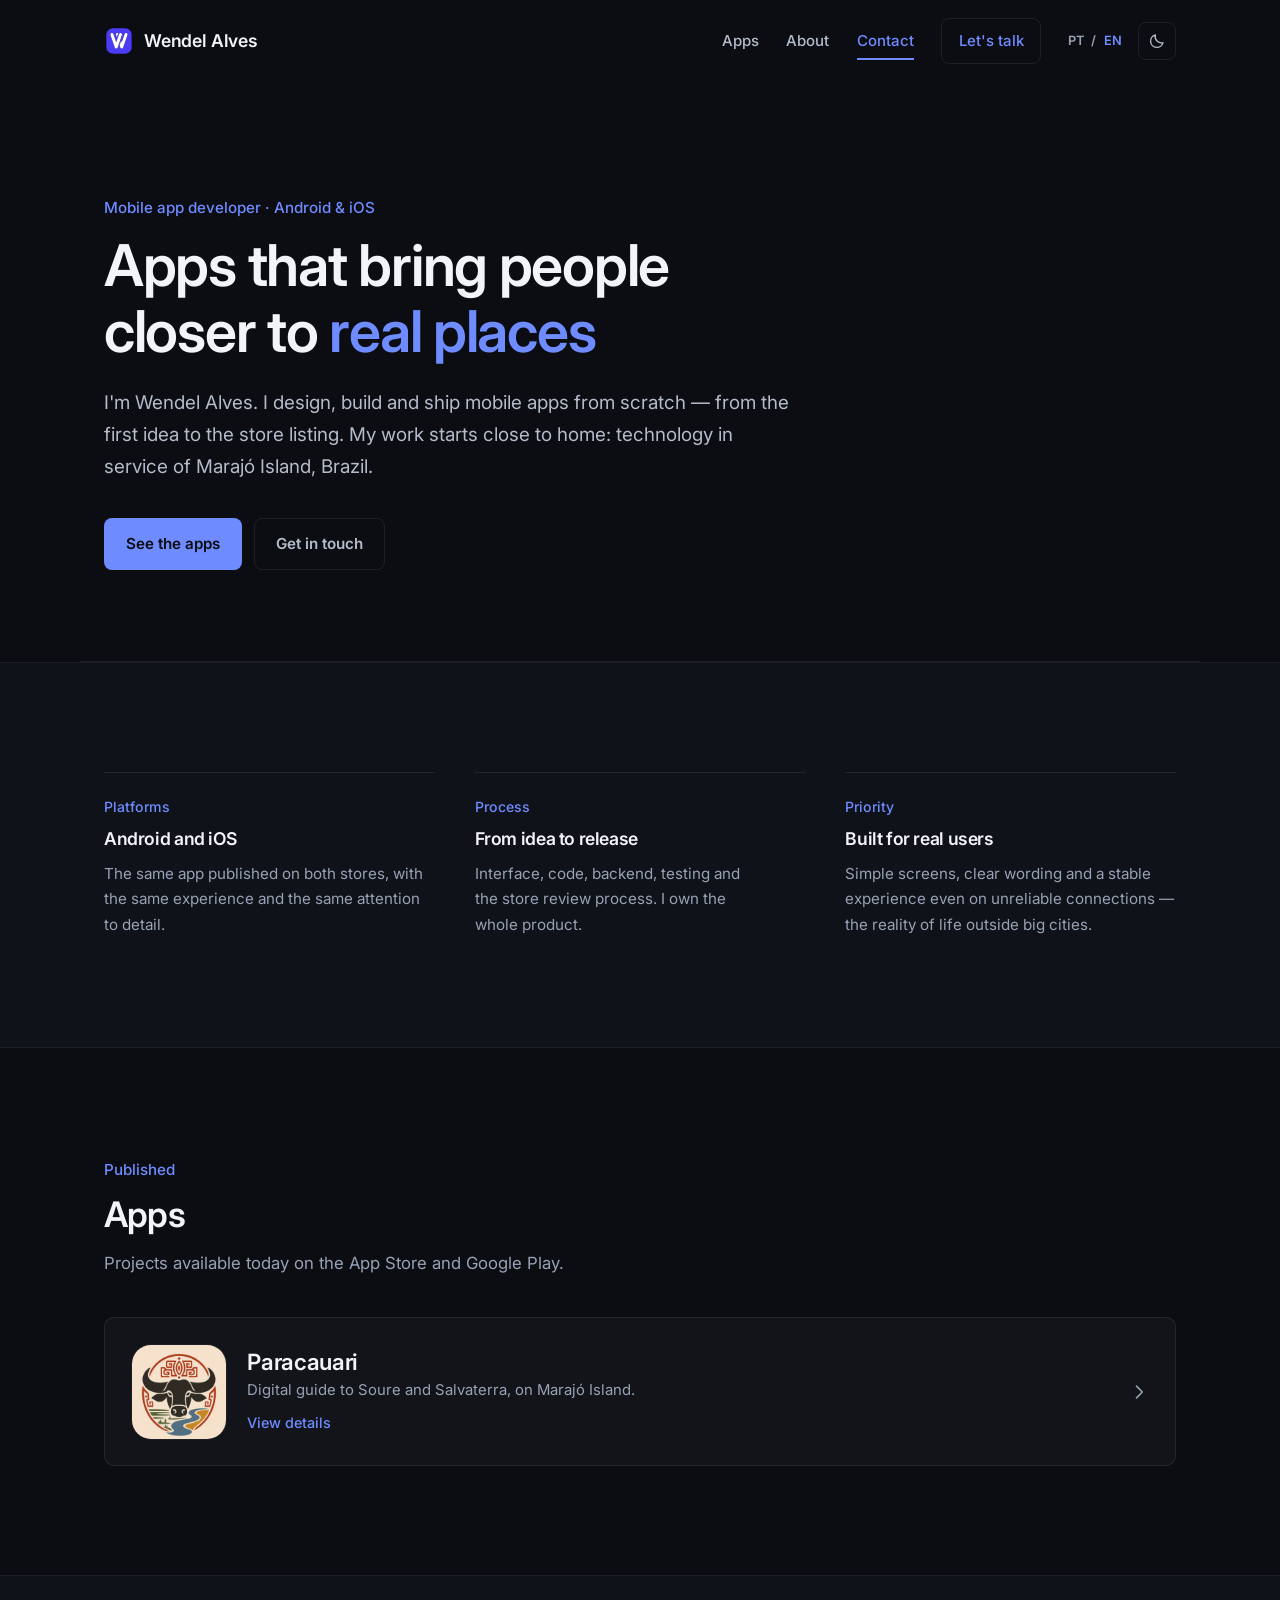
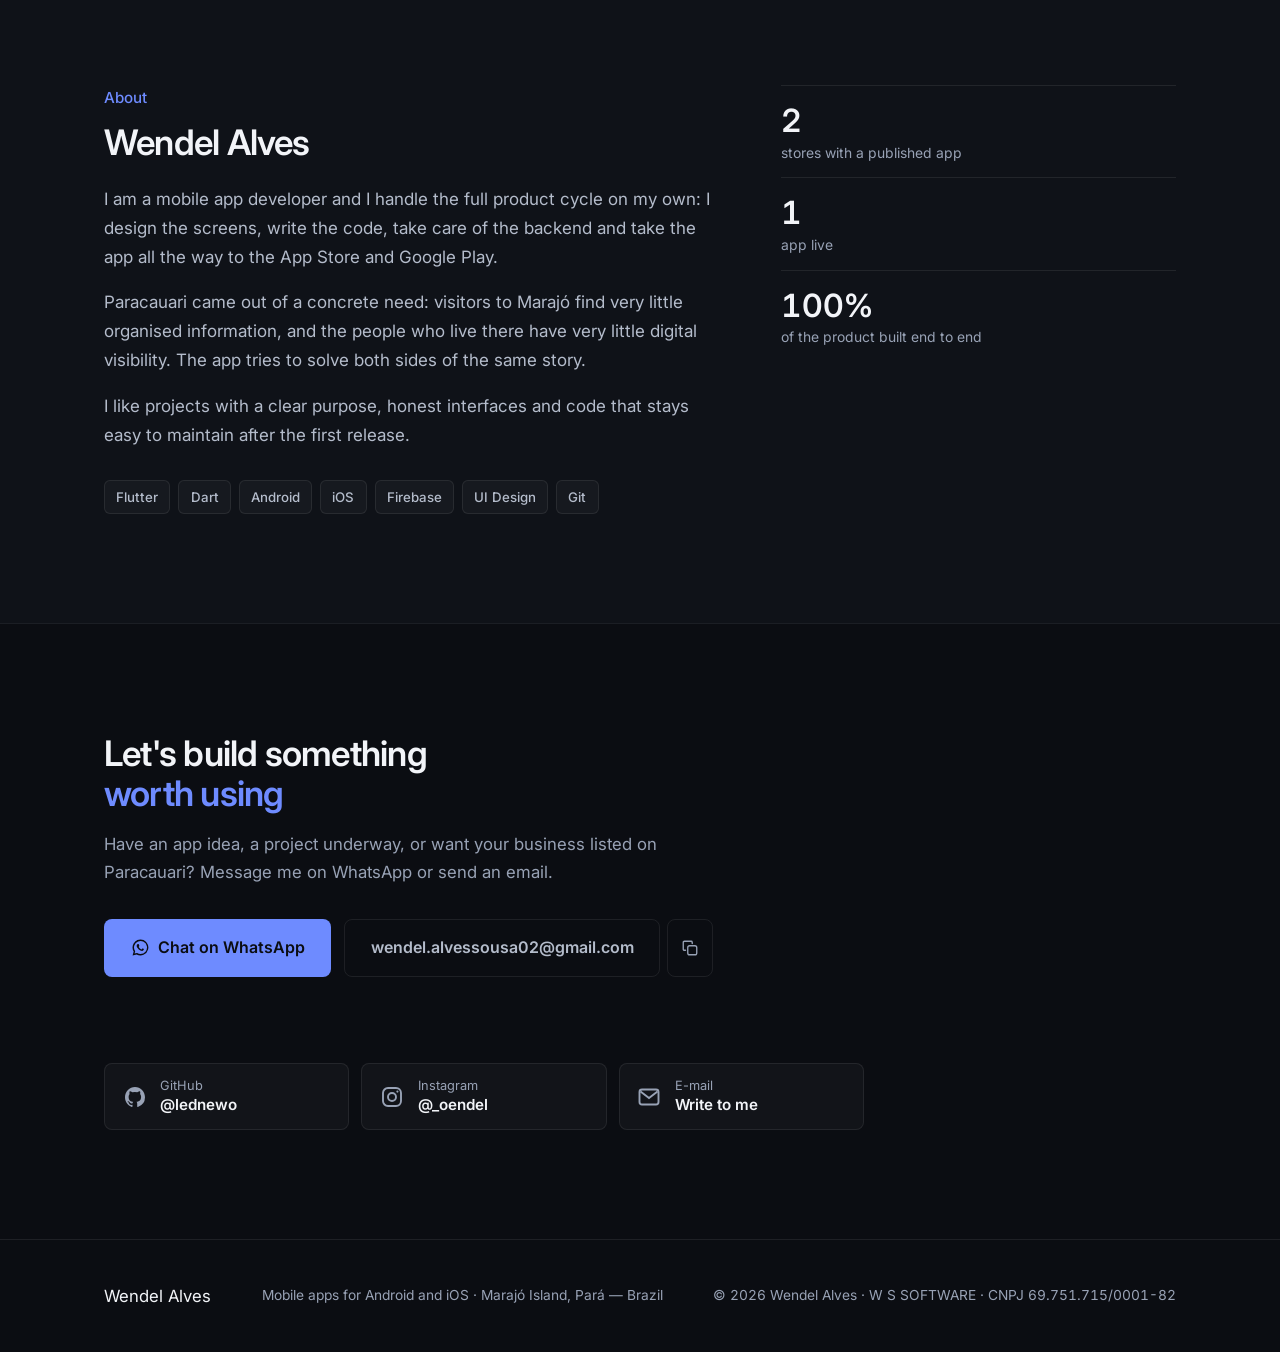
<file: index.html>
<!DOCTYPE html>
<html lang="pt-BR">

<head>
  <meta charset="UTF-8">
  <meta name="viewport" content="width=device-width, initial-scale=1">
  <title>Wendel Alves — Desenvolvedor de Aplicativos</title>
  <meta name="description"
    content="Wendel Alves — desenvolvedor de aplicativos móveis para Android e iOS. Criador do Paracauari, o guia digital da Ilha de Marajó.">
  <meta name="author" content="Wendel Alves">
  <meta name="color-scheme" content="dark light">
  <meta name="theme-color" content="#0B0D12">

  <meta property="og:type" content="website">
  <meta property="og:title" content="Wendel Alves — Desenvolvedor de Aplicativos">
  <meta property="og:description"
    content="Aplicativos móveis para Android e iOS. Criador do Paracauari, o guia digital da Ilha de Marajó.">
  <meta property="og:url" content="https://wendelalves.com/">
  <meta property="og:site_name" content="Wendel Alves">
  <meta property="og:image" content="https://wendelalves.com/assets/img/og-wendelalves.png">
  <meta property="og:image:width" content="1200">
  <meta property="og:image:height" content="630">
  <meta property="og:image:alt" content="Wendel Alves — Desenvolvedor de aplicativos Android e iOS">
  <meta name="twitter:card" content="summary_large_image">
  <meta name="twitter:image" content="https://wendelalves.com/assets/img/og-wendelalves.png">

  <link rel="icon" href="assets/img/favicon.png" type="image/png">
  <link rel="apple-touch-icon" href="assets/img/apple-touch-icon.png">

  <link rel="preconnect" href="https://fonts.googleapis.com">
  <link rel="preconnect" href="https://fonts.gstatic.com" crossorigin>
  <link
    href="https://fonts.googleapis.com/css2?family=Inter:wght@400;500;600&display=swap"
    rel="stylesheet">

  <!-- CSS em camadas ITCSS: a ordem dos links é a ordem da cascata -->
  <link rel="stylesheet" href="assets/css/1-settings/tokens.css">
  <link rel="stylesheet" href="assets/css/2-generic/reset.css">
  <link rel="stylesheet" href="assets/css/3-elements/base.css">
  <link rel="stylesheet" href="assets/css/4-layout/layout.css">
  <link rel="stylesheet" href="assets/css/5-components/controls.css">
  <link rel="stylesheet" href="assets/css/5-components/content.css">
  <link rel="stylesheet" href="assets/css/6-utilities/motion.css">

  <script>
    // Aplica a escolha antes da primeira pintura. Sem escolha, sempre escuro.
    var theme = 'dark';
    try {
      var savedTheme = localStorage.getItem('theme');
      if (savedTheme === 'light' || savedTheme === 'dark') theme = savedTheme;
    } catch (e) { }
    document.documentElement.dataset.theme = theme;
    document.querySelector('meta[name="theme-color"]').content = theme === 'light' ? '#FAFAFB' : '#0B0D12';
  </script>
</head>

<body data-doc-title="doc.title" data-doc-desc="doc.desc">

  <a class="skip-link" href="#conteudo" data-i18n="skip">Ir para o conteúdo</a>

  <header class="site-header" id="header">
    <div class="wrap header-inner">
      <a class="brand" href="#inicio">
        <img class="brand-mark" src="assets/img/ws-symbol-small-color.svg" alt="" width="30" height="30">
        <span class="brand-text" translate="no">Wendel Alves</span>
      </a>

      <nav class="nav" id="nav" aria-label="Principal">
        <a href="#apps" data-i18n="nav.apps">Aplicativos</a>
        <a href="#sobre" data-i18n="nav.about">Sobre</a>
        <a href="#contato" data-i18n="nav.contact">Contato</a>
        <a class="btn btn-sm nav-cta" href="#contato" data-i18n="nav.cta">Vamos
          conversar</a>
      </nav>

      <div class="header-tools">
        <div class="lang-switch" role="group" aria-label="Idioma / Language">
          <button type="button" data-lang="pt" class="is-active" aria-pressed="true" translate="no">PT</button>
          <span aria-hidden="true">/</span>
          <button type="button" data-lang="en" aria-pressed="false" translate="no">EN</button>
        </div>
        <button class="theme-toggle" id="themeToggle" type="button" aria-label="Alternar tema claro e escuro"
          aria-pressed="true">
          <svg class="icon-sun" viewBox="0 0 24 24" fill="none" stroke="currentColor" stroke-width="1.8"
            stroke-linecap="round" aria-hidden="true">
            <circle cx="12" cy="12" r="4.2" />
            <path
              d="M12 2.6v2.2M12 19.2v2.2M2.6 12h2.2M19.2 12h2.2M5.4 5.4l1.6 1.6M17 17l1.6 1.6M18.6 5.4 17 7M7 17l-1.6 1.6" />
          </svg>
          <svg class="icon-moon" viewBox="0 0 24 24" fill="none" stroke="currentColor" stroke-width="1.8"
            stroke-linecap="round" stroke-linejoin="round" aria-hidden="true">
            <path d="M20 14.2A8.4 8.4 0 0 1 9.8 4 8.4 8.4 0 1 0 20 14.2z" />
          </svg>
        </button>
        <button class="menu-toggle" id="menuToggle" aria-expanded="false" aria-controls="nav" aria-label="Menu">
          <span></span><span></span><span></span>
        </button>
      </div>
    </div>
  </header>

  <main id="conteudo" tabindex="-1">

    <!-- HERO -->
    <section class="hero" id="inicio">
      <div class="wrap hero-inner">
        <p class="eyebrow" data-i18n="hero.eyebrow">Desenvolvedor de aplicativos · Android &amp; iOS</p>
        <h1 class="hero-title" data-i18n-html="hero.title">Aplicativos que aproximam<br> pessoas de <em>lugares
            reais</em></h1>
        <p class="lead" data-i18n="hero.lead">Sou Wendel Alves. Projeto, desenvolvo e publico aplicativos móveis do zero
          — da primeira ideia até a loja. Meu trabalho começa perto de casa: tecnologia a serviço da Ilha de Marajó.</p>
        <div class="hero-actions">
          <a class="btn btn-solid" href="#apps" data-i18n="hero.cta1">Ver aplicativos</a>
          <a class="btn btn-ghost" href="#contato" data-i18n="hero.cta2">Entrar em contato</a>
        </div>
      </div>
    </section>

    <!-- DIFERENCIAIS -->
    <section class="section section-tint" id="valores">
      <div class="wrap">
        <div class="cards">
          <article class="card">
            <span class="card-label" data-i18n="v1.k">Plataformas</span>
            <h3 data-i18n="v1.t">Android e iOS</h3>
            <p data-i18n="v1.d">Um mesmo aplicativo publicado nas duas lojas, com a mesma experiência e o mesmo cuidado
              nos detalhes.</p>
          </article>
          <article class="card">
            <span class="card-label" data-i18n="v2.k">Processo</span>
            <h3 data-i18n="v2.t">Da ideia à publicação</h3>
            <p data-i18n="v2.d">Interface, código, backend, testes e o processo de aprovação nas lojas. Acompanho o
              produto inteiro.</p>
          </article>
          <article class="card">
            <span class="card-label" data-i18n="v3.k">Prioridade</span>
            <h3 data-i18n="v3.t">Feito para quem usa</h3>
            <p data-i18n="v3.d">Telas simples, textos claros e funcionamento estável mesmo com internet instável —
              realidade de quem vive no interior.</p>
          </article>
        </div>
      </div>
    </section>

    <!-- APPS -->
    <section class="section" id="apps">
      <div class="wrap">
        <header class="section-head">
          <p class="eyebrow" data-i18n="apps.eyebrow">Publicados</p>
          <h2 data-i18n="apps.title">Aplicativos</h2>
          <p class="section-sub" data-i18n="apps.sub">Projetos disponíveis hoje na App Store e no Google Play.</p>
        </header>

        <div class="app-list">
          <a class="app-card" href="paracauari.html">
            <img class="app-card-icon" src="assets/img/paracauari-512.png"
              alt="Ícone do aplicativo Paracauari: um búfalo marajoara sobre campo, rio e grafismos" width="512"
              height="512" loading="lazy" decoding="async">
            <span class="app-card-body">
              <span class="app-card-name" translate="no">Paracauari</span>
              <span class="app-card-desc" data-i18n="app1.short">Guia digital de Soure e Salvaterra, na Ilha de
                Marajó.</span>
              <span class="app-card-more" data-i18n="apps.more">Ver detalhes</span>
            </span>
            <svg class="app-card-arrow" viewBox="0 0 24 24" fill="none" stroke="currentColor" stroke-width="1.9"
              stroke-linecap="round" stroke-linejoin="round" aria-hidden="true">
              <path d="M9 5l7 7-7 7" />
            </svg>
          </a>
        </div>
      </div>
    </section>

    <!-- SOBRE -->
    <section class="section section-tint" id="sobre">
      <div class="wrap about">
        <div class="about-text">
          <p class="eyebrow" data-i18n="about.eyebrow">Sobre</p>
          <h2 data-i18n="about.title" translate="no">Wendel Alves</h2>
          <p data-i18n="about.p1">Sou desenvolvedor de aplicativos móveis e trabalho sozinho no ciclo completo de um
            produto: desenho as telas, escrevo o código, cuido do backend e levo o app até a App Store e o Google Play.
          </p>
          <p data-i18n="about.p2">O Paracauari nasceu de uma necessidade concreta: quem visita o Marajó tem pouca
            informação organizada, e quem vive lá tem pouca visibilidade digital. O aplicativo tenta resolver os dois
            lados da mesma história.</p>
          <p data-i18n="about.p3">Gosto de projetos com propósito claro, interface honesta e código que continua fácil
            de manter depois da primeira versão.</p>
          <ul class="chips" aria-label="Tecnologias" data-i18n-label="tech.label">
            <li translate="no">Flutter</li>
            <li translate="no">Dart</li>
            <li translate="no">Android</li>
            <li translate="no">iOS</li>
            <li translate="no">Firebase</li>
            <li>UI Design</li>
            <li translate="no">Git</li>
          </ul>
        </div>
        <aside class="about-side">
          <div class="stat"><strong>2</strong><span data-i18n="stat.stores">lojas com app publicado</span></div>
          <div class="stat"><strong>1</strong><span data-i18n="stat.apps">aplicativo no ar</span></div>
          <div class="stat"><strong>100%</strong><span data-i18n="stat.solo">do produto feito ponta a ponta</span></div>
        </aside>
      </div>
    </section>

    <!-- CONTATO -->
    <section class="section contact" id="contato">
      <div class="wrap">
        <div class="contact-head">
          <h2 data-i18n-html="contact.title">Vamos construir algo que<br><em>vale a pena usar</em></h2>
          <p class="section-sub" data-i18n="contact.sub">Tem uma ideia de aplicativo, um projeto em andamento ou quer
            cadastrar seu negócio no Paracauari? Me chame no WhatsApp ou mande um e-mail.</p>

          <div class="contact-actions">
            <a class="btn btn-solid btn-lg" href="https://wa.me/5591986335693" target="_blank" rel="noopener">
              <svg viewBox="0 0 24 24" fill="currentColor" aria-hidden="true" width="19" height="19">
                <path
                  d="M12 2a10 10 0 0 0-8.6 15.1L2 22l5-1.3A10 10 0 1 0 12 2zm0 18.2a8.2 8.2 0 0 1-4.2-1.2l-.3-.2-3 .8.8-2.9-.2-.3A8.2 8.2 0 1 1 12 20.2zm4.5-6.1c-.2-.1-1.4-.7-1.7-.8-.2-.1-.4-.1-.5.1l-.7.9c-.1.2-.3.2-.5.1a6.7 6.7 0 0 1-3.3-2.9c-.1-.2 0-.4.1-.5l.4-.5.2-.4v-.4l-.7-1.7c-.2-.4-.4-.4-.5-.4h-.5a1 1 0 0 0-.7.3c-.3.3-.9.9-.9 2.1s.9 2.5 1.1 2.6a9.4 9.4 0 0 0 3.6 3.2c1.3.5 1.8.6 2.4.5.4 0 1.4-.6 1.6-1.1.2-.6.2-1 .1-1.1z" />
              </svg>
              <span data-i18n="contact.whatsapp">Conversar no WhatsApp</span>
            </a>

            <span class="email-action">
              <a class="btn btn-ghost btn-lg email-address"
                href="mailto:wendel.alvessousa02@gmail.com">wendel.alvessousa02@gmail.com</a>
              <button class="copy-btn" type="button" data-copy="wendel.alvessousa02@gmail.com"
                aria-label="Copiar endereço de e-mail">
                <svg class="icon-copy" viewBox="0 0 24 24" fill="none" stroke="currentColor" stroke-width="1.8"
                  stroke-linecap="round" stroke-linejoin="round" aria-hidden="true">
                  <rect x="9" y="9" width="12" height="12" rx="2.5" />
                  <path d="M6 15H4.5A1.5 1.5 0 0 1 3 13.5v-9A1.5 1.5 0 0 1 4.5 3h9A1.5 1.5 0 0 1 15 4.5V6" />
                </svg>
                <svg class="icon-check" viewBox="0 0 24 24" fill="none" stroke="currentColor" stroke-width="2.1"
                  stroke-linecap="round" stroke-linejoin="round" aria-hidden="true">
                  <path d="M4.5 12.5 9.5 17.5 19.5 7" />
                </svg>
              </button>
            </span>
          </div>

          <p class="copy-status" id="copyStatus" role="status" aria-live="polite"></p>
        </div>

        <div class="socials">
          <a class="social" href="https://github.com/lednewo" target="_blank" rel="noopener">
            <svg viewBox="0 0 24 24" fill="currentColor" aria-hidden="true">
              <path
                d="M12 2C6.5 2 2 6.6 2 12.3c0 4.5 2.9 8.3 6.8 9.7.5.1.7-.2.7-.5v-1.7c-2.8.6-3.4-1.4-3.4-1.4-.4-1.2-1.1-1.5-1.1-1.5-.9-.6.1-.6.1-.6 1 .1 1.5 1 1.5 1 .9 1.6 2.4 1.1 3 .9.1-.7.4-1.1.6-1.4-2.2-.3-4.6-1.2-4.6-5.1 0-1.1.4-2 1-2.7-.1-.3-.4-1.3.1-2.7 0 0 .8-.3 2.7 1a9 9 0 0 1 4.9 0c1.9-1.3 2.7-1 2.7-1 .5 1.4.2 2.4.1 2.7.6.7 1 1.6 1 2.7 0 3.9-2.3 4.8-4.6 5 .4.3.7.9.7 1.9v2.8c0 .3.2.6.7.5A10.2 10.2 0 0 0 22 12.3C22 6.6 17.5 2 12 2z" />
            </svg>
            <span class="social-label">
              <small translate="no">GitHub</small>
              <span translate="no">@lednewo</span>
            </span>
          </a>
          <a class="social" href="https://www.instagram.com/_oendel/" target="_blank" rel="noopener">
            <svg viewBox="0 0 24 24" fill="none" stroke="currentColor" stroke-width="1.9" aria-hidden="true">
              <rect x="3" y="3" width="18" height="18" rx="5" />
              <circle cx="12" cy="12" r="4" />
              <circle cx="17.4" cy="6.6" r="1.1" fill="currentColor" stroke="none" />
            </svg>
            <span class="social-label">
              <small translate="no">Instagram</small>
              <span translate="no">@_oendel</span>
            </span>
          </a>
          <a class="social" href="mailto:wendel.alvessousa02@gmail.com">
            <svg viewBox="0 0 24 24" fill="none" stroke="currentColor" stroke-width="1.9" aria-hidden="true">
              <rect x="2.5" y="4.5" width="19" height="15" rx="2.5" />
              <path d="m3.5 6.5 8.5 6.5 8.5-6.5" />
            </svg>
            <span class="social-label">
              <small>E-mail</small>
              <span data-i18n="contact.mailme">Fale comigo</span>
            </span>
          </a>
        </div>
      </div>
    </section>

  </main>

  <footer class="site-footer">
    <div class="wrap footer-inner">
      <p class="footer-brand" translate="no">Wendel Alves</p>
      <p class="footer-note" data-i18n="footer.note">Aplicativos móveis para Android e iOS · Ilha de Marajó, Pará —
        Brasil</p>
      <p class="footer-copy">© <span id="year">2026</span> Wendel Alves · <span translate="no">W S SOFTWARE · CNPJ 69.751.715/0001-82</span></p>
    </div>
  </footer>

  <!-- Scripts: cada arquivo só define seu módulo; main.js inicializa, por último -->

  <script src="assets/js/i18n/dictionary.js" defer></script>
  <script src="assets/js/i18n/translator.js" defer></script>
  <script src="assets/js/modules/theme.js" defer></script>
  <script src="assets/js/modules/navigation.js" defer></script>
  <script src="assets/js/modules/clipboard.js" defer></script>
  <script src="assets/js/modules/year.js" defer></script>
  <script src="assets/js/main.js" defer></script>
</body>

</html>
</file>
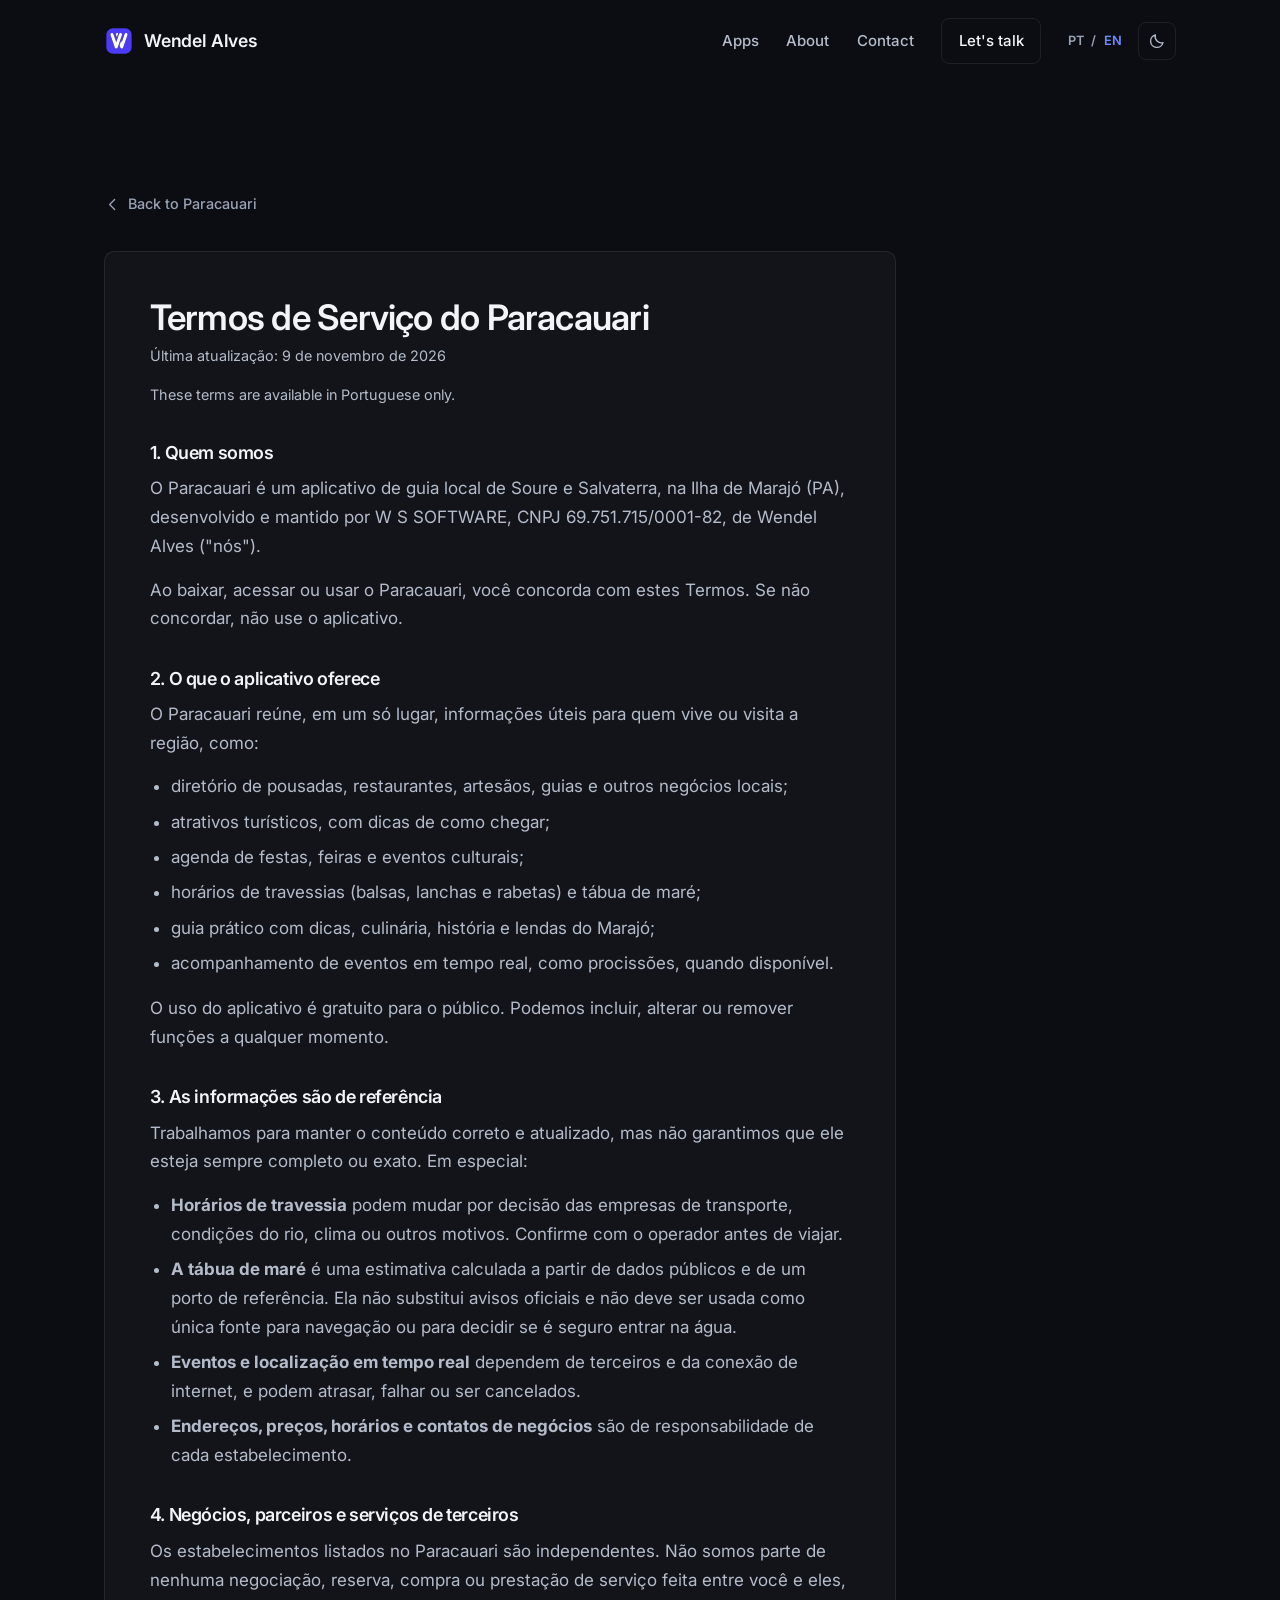
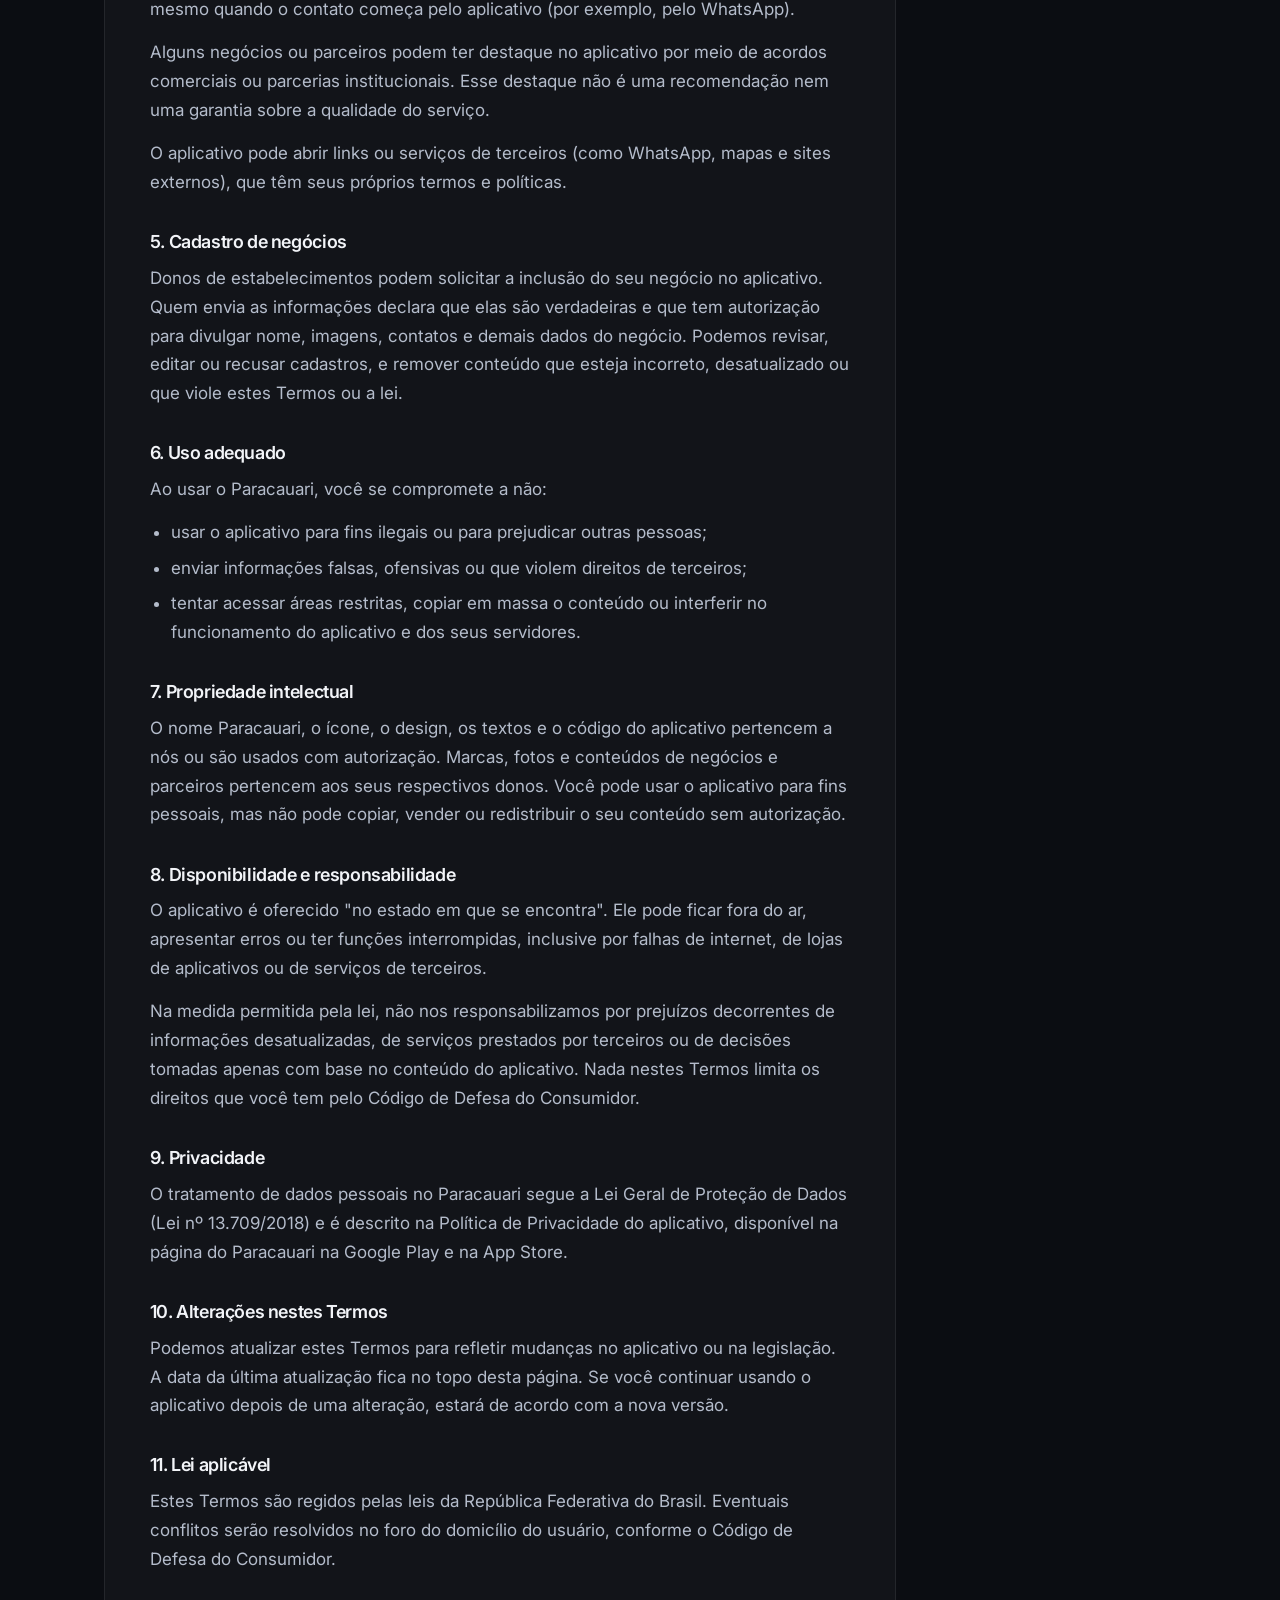
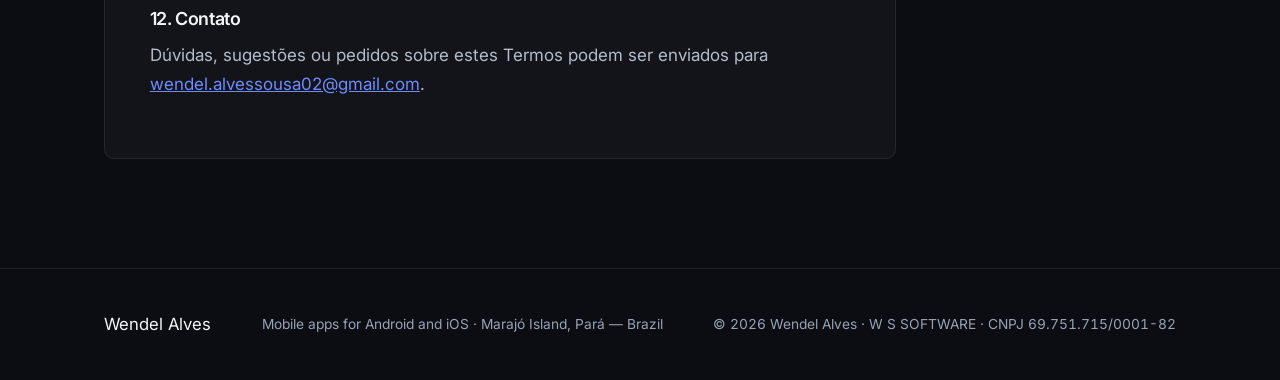
<file: paracauari-termos.html>
<!DOCTYPE html>
<html lang="pt-BR">

<head>
  <meta charset="UTF-8">
  <meta name="viewport" content="width=device-width, initial-scale=1">
  <title>Termos de Serviço — Paracauari · Wendel Alves</title>
  <meta name="description"
    content="Termos de Serviço do aplicativo Paracauari, guia digital de Soure e Salvaterra, na Ilha de Marajó.">
  <meta name="author" content="Wendel Alves">
  <meta name="color-scheme" content="dark light">
  <meta name="theme-color" content="#0B0D12">

  <meta property="og:type" content="website">
  <meta property="og:title" content="Termos de Serviço — Paracauari">
  <meta property="og:description"
    content="Termos de Serviço do aplicativo Paracauari.">
  <!-- Página de app: a prévia do link é sempre o ícone do app.
       Ícone quadrado pede card "summary"; o "large" corta as bordas. -->
  <meta property="og:url" content="https://wendelalves.com/paracauari-termos.html">
  <meta property="og:site_name" content="Wendel Alves">
  <meta property="og:image" content="https://wendelalves.com/assets/img/paracauari-512.png">
  <meta property="og:image:width" content="512">
  <meta property="og:image:height" content="512">
  <meta property="og:image:alt" content="Ícone do aplicativo Paracauari">
  <meta name="twitter:card" content="summary">
  <meta name="twitter:image" content="https://wendelalves.com/assets/img/paracauari-512.png">

  <link rel="icon" href="assets/img/favicon.png" type="image/png">
  <link rel="apple-touch-icon" href="assets/img/apple-touch-icon.png">

  <link rel="preconnect" href="https://fonts.googleapis.com">
  <link rel="preconnect" href="https://fonts.gstatic.com" crossorigin>
  <link
    href="https://fonts.googleapis.com/css2?family=Inter:wght@400;500;600&display=swap"
    rel="stylesheet">

  <!-- CSS em camadas ITCSS: a ordem dos links é a ordem da cascata -->
  <link rel="stylesheet" href="assets/css/1-settings/tokens.css">
  <link rel="stylesheet" href="assets/css/2-generic/reset.css">
  <link rel="stylesheet" href="assets/css/3-elements/base.css">
  <link rel="stylesheet" href="assets/css/4-layout/layout.css">
  <link rel="stylesheet" href="assets/css/5-components/controls.css">
  <link rel="stylesheet" href="assets/css/5-components/content.css">
  <link rel="stylesheet" href="assets/css/6-utilities/motion.css">

  <script>
    // Aplica a escolha antes da primeira pintura. Sem escolha, sempre escuro.
    var theme = 'dark';
    try {
      var savedTheme = localStorage.getItem('theme');
      if (savedTheme === 'light' || savedTheme === 'dark') theme = savedTheme;
    } catch (e) { }
    document.documentElement.dataset.theme = theme;
    document.querySelector('meta[name="theme-color"]').content = theme === 'light' ? '#FAFAFB' : '#0B0D12';
  </script>
</head>

<body data-doc-title="terms.doc.title" data-doc-desc="terms.doc.desc">

  <a class="skip-link" href="#conteudo" data-i18n="skip">Ir para o conteúdo</a>

  <header class="site-header" id="header">
    <div class="wrap header-inner">
      <a class="brand" href="index.html#inicio">
        <img class="brand-mark" src="assets/img/ws-symbol-small-color.svg" alt="" width="30" height="30">
        <span class="brand-text" translate="no">Wendel Alves</span>
      </a>

      <nav class="nav" id="nav" aria-label="Principal">
        <a href="index.html#apps" data-i18n="nav.apps">Aplicativos</a>
        <a href="index.html#sobre" data-i18n="nav.about">Sobre</a>
        <a href="index.html#contato" data-i18n="nav.contact">Contato</a>
        <a class="btn btn-sm nav-cta" href="index.html#contato" data-i18n="nav.cta">Vamos
          conversar</a>
      </nav>

      <div class="header-tools">
        <div class="lang-switch" role="group" aria-label="Idioma / Language">
          <button type="button" data-lang="pt" class="is-active" aria-pressed="true" translate="no">PT</button>
          <span aria-hidden="true">/</span>
          <button type="button" data-lang="en" aria-pressed="false" translate="no">EN</button>
        </div>
        <button class="theme-toggle" id="themeToggle" type="button" aria-label="Alternar tema claro e escuro"
          aria-pressed="true">
          <svg class="icon-sun" viewBox="0 0 24 24" fill="none" stroke="currentColor" stroke-width="1.8"
            stroke-linecap="round" aria-hidden="true">
            <circle cx="12" cy="12" r="4.2" />
            <path
              d="M12 2.6v2.2M12 19.2v2.2M2.6 12h2.2M19.2 12h2.2M5.4 5.4l1.6 1.6M17 17l1.6 1.6M18.6 5.4 17 7M7 17l-1.6 1.6" />
          </svg>
          <svg class="icon-moon" viewBox="0 0 24 24" fill="none" stroke="currentColor" stroke-width="1.8"
            stroke-linecap="round" stroke-linejoin="round" aria-hidden="true">
            <path d="M20 14.2A8.4 8.4 0 0 1 9.8 4 8.4 8.4 0 1 0 20 14.2z" />
          </svg>
        </button>
        <button class="menu-toggle" id="menuToggle" aria-expanded="false" aria-controls="nav" aria-label="Menu">
          <span></span><span></span><span></span>
        </button>
      </div>
    </div>
  </header>

  <main id="conteudo" tabindex="-1">

    <section class="section">
      <div class="wrap">

        <a class="back-link" href="paracauari.html">
          <svg viewBox="0 0 24 24" fill="none" stroke="currentColor" stroke-width="1.9" stroke-linecap="round"
            stroke-linejoin="round" aria-hidden="true">
            <path d="M15 5l-7 7 7 7" />
          </svg>
          <span data-i18n="terms.back">Voltar ao Paracauari</span>
        </a>

        <article class="legal" lang="pt-BR">
          <h1>Termos de Serviço do Paracauari</h1>
          <p class="legal-meta">Última atualização: 9 de novembro de 2026</p>
          <p class="legal-meta" data-i18n="terms.langnote"></p>

          <h2>1. Quem somos</h2>
          <p>O Paracauari é um aplicativo de guia local de Soure e Salvaterra, na Ilha de Marajó (PA), desenvolvido e
            mantido por W S SOFTWARE, CNPJ 69.751.715/0001-82, de Wendel Alves ("nós").</p>
          <p>Ao baixar, acessar ou usar o Paracauari, você concorda com estes Termos. Se não concordar, não use o
            aplicativo.</p>

          <h2>2. O que o aplicativo oferece</h2>
          <p>O Paracauari reúne, em um só lugar, informações úteis para quem vive ou visita a região, como:</p>
          <ul>
            <li>diretório de pousadas, restaurantes, artesãos, guias e outros negócios locais;</li>
            <li>atrativos turísticos, com dicas de como chegar;</li>
            <li>agenda de festas, feiras e eventos culturais;</li>
            <li>horários de travessias (balsas, lanchas e rabetas) e tábua de maré;</li>
            <li>guia prático com dicas, culinária, história e lendas do Marajó;</li>
            <li>acompanhamento de eventos em tempo real, como procissões, quando disponível.</li>
          </ul>
          <p>O uso do aplicativo é gratuito para o público. Podemos incluir, alterar ou remover funções a qualquer
            momento.</p>

          <h2>3. As informações são de referência</h2>
          <p>Trabalhamos para manter o conteúdo correto e atualizado, mas não garantimos que ele esteja sempre completo
            ou exato. Em especial:</p>
          <ul>
            <li><strong>Horários de travessia</strong> podem mudar por decisão das empresas de transporte, condições do
              rio, clima ou outros motivos. Confirme com o operador antes de viajar.</li>
            <li><strong>A tábua de maré</strong> é uma estimativa calculada a partir de dados públicos e de um porto de
              referência. Ela não substitui avisos oficiais e não deve ser usada como única fonte para navegação ou para
              decidir se é seguro entrar na água.</li>
            <li><strong>Eventos e localização em tempo real</strong> dependem de terceiros e da conexão de internet, e
              podem atrasar, falhar ou ser cancelados.</li>
            <li><strong>Endereços, preços, horários e contatos de negócios</strong> são de responsabilidade de cada
              estabelecimento.</li>
          </ul>

          <h2>4. Negócios, parceiros e serviços de terceiros</h2>
          <p>Os estabelecimentos listados no Paracauari são independentes. Não somos parte de nenhuma negociação,
            reserva, compra ou prestação de serviço feita entre você e eles, mesmo quando o contato começa pelo
            aplicativo (por exemplo, pelo WhatsApp).</p>
          <p>Alguns negócios ou parceiros podem ter destaque no aplicativo por meio de acordos comerciais ou
            parcerias institucionais. Esse destaque não é uma recomendação nem uma garantia sobre a qualidade do
            serviço.</p>
          <p>O aplicativo pode abrir links ou serviços de terceiros (como WhatsApp, mapas e sites externos), que têm
            seus próprios termos e políticas.</p>

          <h2>5. Cadastro de negócios</h2>
          <p>Donos de estabelecimentos podem solicitar a inclusão do seu negócio no aplicativo. Quem envia as
            informações declara que elas são verdadeiras e que tem autorização para divulgar nome, imagens, contatos e
            demais dados do negócio. Podemos revisar, editar ou recusar cadastros, e remover conteúdo que esteja
            incorreto, desatualizado ou que viole estes Termos ou a lei.</p>

          <h2>6. Uso adequado</h2>
          <p>Ao usar o Paracauari, você se compromete a não:</p>
          <ul>
            <li>usar o aplicativo para fins ilegais ou para prejudicar outras pessoas;</li>
            <li>enviar informações falsas, ofensivas ou que violem direitos de terceiros;</li>
            <li>tentar acessar áreas restritas, copiar em massa o conteúdo ou interferir no funcionamento do
              aplicativo e dos seus servidores.</li>
          </ul>

          <h2>7. Propriedade intelectual</h2>
          <p>O nome Paracauari, o ícone, o design, os textos e o código do aplicativo pertencem a nós ou são usados com
            autorização. Marcas, fotos e conteúdos de negócios e parceiros pertencem aos seus respectivos donos. Você
            pode usar o aplicativo para fins pessoais, mas não pode copiar, vender ou redistribuir o seu conteúdo sem
            autorização.</p>

          <h2>8. Disponibilidade e responsabilidade</h2>
          <p>O aplicativo é oferecido "no estado em que se encontra". Ele pode ficar fora do ar, apresentar erros ou ter
            funções interrompidas, inclusive por falhas de internet, de lojas de aplicativos ou de serviços de terceiros.</p>
          <p>Na medida permitida pela lei, não nos responsabilizamos por prejuízos decorrentes de informações
            desatualizadas, de serviços prestados por terceiros ou de decisões tomadas apenas com base no conteúdo do
            aplicativo. Nada nestes Termos limita os direitos que você tem pelo Código de Defesa do Consumidor.</p>

          <h2>9. Privacidade</h2>
          <p>O tratamento de dados pessoais no Paracauari segue a Lei Geral de Proteção de Dados (Lei nº 13.709/2018) e
            é descrito na Política de Privacidade do aplicativo, disponível na página do Paracauari na Google Play e na
            App Store.</p>

          <h2>10. Alterações nestes Termos</h2>
          <p>Podemos atualizar estes Termos para refletir mudanças no aplicativo ou na legislação. A data da última
            atualização fica no topo desta página. Se você continuar usando o aplicativo depois de uma alteração, estará
            de acordo com a nova versão.</p>

          <h2>11. Lei aplicável</h2>
          <p>Estes Termos são regidos pelas leis da República Federativa do Brasil. Eventuais conflitos serão resolvidos
            no foro do domicílio do usuário, conforme o Código de Defesa do Consumidor.</p>

          <h2>12. Contato</h2>
          <p>Dúvidas, sugestões ou pedidos sobre estes Termos podem ser enviados para
            <a href="mailto:wendel.alvessousa02@gmail.com">wendel.alvessousa02@gmail.com</a>.</p>
        </article>

      </div>
    </section>

  </main>
  <footer class="site-footer">
    <div class="wrap footer-inner">
      <p class="footer-brand" translate="no">Wendel Alves</p>
      <p class="footer-note" data-i18n="footer.note">Aplicativos móveis para Android e iOS · Ilha de Marajó, Pará —
        Brasil</p>
      <p class="footer-copy">© <span id="year">2026</span> Wendel Alves · <span translate="no">W S SOFTWARE · CNPJ 69.751.715/0001-82</span></p>
    </div>
  </footer>

  <!-- Scripts: cada arquivo só define seu módulo; main.js inicializa, por último -->

  <script src="assets/js/i18n/dictionary.js" defer></script>
  <script src="assets/js/i18n/translator.js" defer></script>
  <script src="assets/js/modules/theme.js" defer></script>
  <script src="assets/js/modules/navigation.js" defer></script>
  <script src="assets/js/modules/clipboard.js" defer></script>
  <script src="assets/js/modules/year.js" defer></script>
  <script src="assets/js/main.js" defer></script>
</body>

</html>
</file>
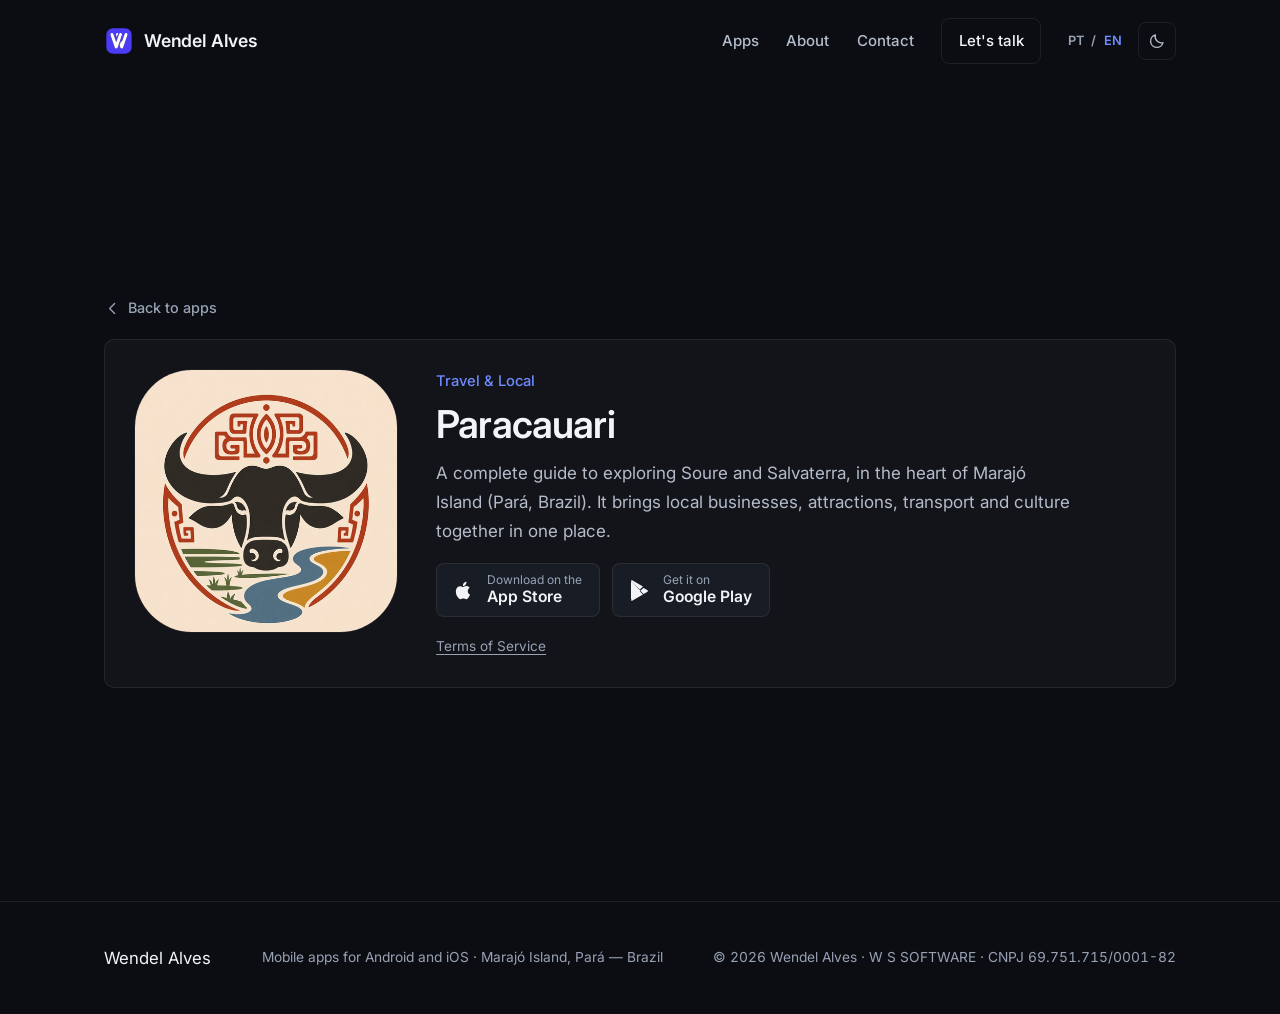
<file: paracauari.html>
<!DOCTYPE html>
<html lang="pt-BR">

<head>
  <meta charset="UTF-8">
  <meta name="viewport" content="width=device-width, initial-scale=1">
  <title>Paracauari — Guia da Ilha de Marajó · Wendel Alves</title>
  <meta name="description"
    content="Paracauari: guia digital de Soure e Salvaterra, na Ilha de Marajó. Comércio local, atrativos, transporte e cultura. Disponível na App Store e no Google Play.">
  <meta name="author" content="Wendel Alves">
  <meta name="color-scheme" content="dark light">
  <meta name="theme-color" content="#0B0D12">

  <meta property="og:type" content="website">
  <meta property="og:title" content="Paracauari — Guia da Ilha de Marajó">
  <meta property="og:description"
    content="Guia digital de Soure e Salvaterra, na Ilha de Marajó. Comércio local, atrativos, transporte e cultura.">
  <!-- Página de app: a prévia do link é sempre o ícone do app.
       Ícone quadrado pede card "summary"; o "large" corta as bordas. -->
  <meta property="og:url" content="https://wendelalves.com/paracauari.html">
  <meta property="og:site_name" content="Wendel Alves">
  <meta property="og:image" content="https://wendelalves.com/assets/img/paracauari-512.png">
  <meta property="og:image:width" content="512">
  <meta property="og:image:height" content="512">
  <meta property="og:image:alt" content="Ícone do aplicativo Paracauari">
  <meta name="twitter:card" content="summary">
  <meta name="twitter:image" content="https://wendelalves.com/assets/img/paracauari-512.png">

  <link rel="icon" href="assets/img/favicon.png" type="image/png">
  <link rel="apple-touch-icon" href="assets/img/apple-touch-icon.png">

  <link rel="preconnect" href="https://fonts.googleapis.com">
  <link rel="preconnect" href="https://fonts.gstatic.com" crossorigin>
  <link
    href="https://fonts.googleapis.com/css2?family=Inter:wght@400;500;600&display=swap"
    rel="stylesheet">

  <!-- CSS em camadas ITCSS: a ordem dos links é a ordem da cascata -->
  <link rel="stylesheet" href="assets/css/1-settings/tokens.css">
  <link rel="stylesheet" href="assets/css/2-generic/reset.css">
  <link rel="stylesheet" href="assets/css/3-elements/base.css">
  <link rel="stylesheet" href="assets/css/4-layout/layout.css">
  <link rel="stylesheet" href="assets/css/5-components/controls.css">
  <link rel="stylesheet" href="assets/css/5-components/content.css">
  <link rel="stylesheet" href="assets/css/6-utilities/motion.css">

  <script>
    // Aplica a escolha antes da primeira pintura. Sem escolha, sempre escuro.
    var theme = 'dark';
    try {
      var savedTheme = localStorage.getItem('theme');
      if (savedTheme === 'light' || savedTheme === 'dark') theme = savedTheme;
    } catch (e) { }
    document.documentElement.dataset.theme = theme;
    document.querySelector('meta[name="theme-color"]').content = theme === 'light' ? '#FAFAFB' : '#0B0D12';
  </script>
</head>

<body data-doc-title="app1.doc.title" data-doc-desc="app1.doc.desc">

  <a class="skip-link" href="#conteudo" data-i18n="skip">Ir para o conteúdo</a>

  <header class="site-header" id="header">
    <div class="wrap header-inner">
      <a class="brand" href="index.html#inicio">
        <img class="brand-mark" src="assets/img/ws-symbol-small-color.svg" alt="" width="30" height="30">
        <span class="brand-text" translate="no">Wendel Alves</span>
      </a>

      <nav class="nav" id="nav" aria-label="Principal">
        <a href="index.html#apps" data-i18n="nav.apps">Aplicativos</a>
        <a href="index.html#sobre" data-i18n="nav.about">Sobre</a>
        <a href="index.html#contato" data-i18n="nav.contact">Contato</a>
        <a class="btn btn-sm nav-cta" href="index.html#contato" data-i18n="nav.cta">Vamos
          conversar</a>
      </nav>

      <div class="header-tools">
        <div class="lang-switch" role="group" aria-label="Idioma / Language">
          <button type="button" data-lang="pt" class="is-active" aria-pressed="true" translate="no">PT</button>
          <span aria-hidden="true">/</span>
          <button type="button" data-lang="en" aria-pressed="false" translate="no">EN</button>
        </div>
        <button class="theme-toggle" id="themeToggle" type="button" aria-label="Alternar tema claro e escuro"
          aria-pressed="true">
          <svg class="icon-sun" viewBox="0 0 24 24" fill="none" stroke="currentColor" stroke-width="1.8"
            stroke-linecap="round" aria-hidden="true">
            <circle cx="12" cy="12" r="4.2" />
            <path
              d="M12 2.6v2.2M12 19.2v2.2M2.6 12h2.2M19.2 12h2.2M5.4 5.4l1.6 1.6M17 17l1.6 1.6M18.6 5.4 17 7M7 17l-1.6 1.6" />
          </svg>
          <svg class="icon-moon" viewBox="0 0 24 24" fill="none" stroke="currentColor" stroke-width="1.8"
            stroke-linecap="round" stroke-linejoin="round" aria-hidden="true">
            <path d="M20 14.2A8.4 8.4 0 0 1 9.8 4 8.4 8.4 0 1 0 20 14.2z" />
          </svg>
        </button>
        <button class="menu-toggle" id="menuToggle" aria-expanded="false" aria-controls="nav" aria-label="Menu">
          <span></span><span></span><span></span>
        </button>
      </div>
    </div>
  </header>

  <main id="conteudo" tabindex="-1">

    <section class="section app-page">
      <div class="wrap">

        <a class="back-link" href="index.html#apps">
          <svg viewBox="0 0 24 24" fill="none" stroke="currentColor" stroke-width="1.9" stroke-linecap="round"
            stroke-linejoin="round" aria-hidden="true">
            <path d="M15 5l-7 7 7 7" />
          </svg>
          <span data-i18n="apps.back">Voltar aos aplicativos</span>
        </a>

        <article class="app">
          <div class="app-visual">
            <img src="assets/img/paracauari-512.png"
              alt="Ícone do aplicativo Paracauari: um búfalo marajoara sobre campo, rio e grafismos" width="512"
              height="512" fetchpriority="high" decoding="async">
          </div>
          <div class="app-body">
            <p class="app-tag" data-i18n="app1.tag">Viagens e Turismo</p>
            <h1 class="app-name" translate="no">Paracauari</h1>
            <p class="app-desc" data-i18n="app1.desc">Um guia completo para explorar Soure e Salvaterra, no coração da
              Ilha de Marajó (PA). Reúne comércio local, atrativos, transporte e cultura em um só lugar.</p>
            <div class="store-links">
              <a class="store" href="https://apps.apple.com/br/app/paracauari/id6797612300" target="_blank"
                rel="noopener">
                <svg viewBox="0 0 24 24" aria-hidden="true" fill="currentColor">
                  <path
                    d="M16.4 12.7c0-2.3 1.9-3.4 2-3.5-1.1-1.6-2.8-1.8-3.4-1.8-1.4-.1-2.8.9-3.5.9-.7 0-1.8-.9-3-.8-1.5 0-2.9.9-3.7 2.3-1.6 2.7-.4 6.8 1.1 9 .8 1.1 1.7 2.3 2.9 2.3 1.2 0 1.6-.7 3-.7s1.8.7 3 .7c1.3 0 2.1-1.1 2.8-2.2.9-1.3 1.3-2.5 1.3-2.6 0 0-2.5-1-2.5-3.6zM14.2 5.9c.6-.8 1-1.9.9-3-.9 0-2.1.6-2.7 1.4-.6.7-1.1 1.8-1 2.9 1 .1 2.1-.5 2.8-1.3z" />
                </svg>
                <span class="store-label">
                  <small data-i18n="store.dl">Baixar na</small>
                  <span translate="no">App&nbsp;Store</span>
                </span>
              </a>
              <a class="store" href="https://play.google.com/store/apps/details?id=com.wendel.guiamarajo"
                target="_blank" rel="noopener">
                <svg viewBox="0 0 24 24" aria-hidden="true" fill="currentColor">
                  <path
                    d="M3.6 2.3c-.3.3-.5.8-.5 1.4v16.6c0 .6.2 1.1.5 1.4l.1.1 9.3-9.3v-.2L3.6 2.3zM16.2 15.6l-3.1-3.1v-.2l3.1-3.1.1.1 3.7 2.1c1.1.6 1.1 1.6 0 2.2l-3.8 2zM15.6 16.2 12.4 13 3.1 22.3c.4.4 1 .4 1.7.1l10.8-6.2M15.6 7.8 4.8 1.6c-.7-.4-1.3-.3-1.7.1L12.4 11l3.2-3.2z" />
                </svg>
                <span class="store-label">
                  <small data-i18n="store.get">Disponível no</small>
                  <span translate="no">Google&nbsp;Play</span>
                </span>
              </a>
            </div>
            <p class="app-legal"><a href="paracauari-termos.html" data-i18n="app1.terms">Termos de Serviço</a></p>
          </div>
        </article>

      </div>
    </section>

  </main>

  <footer class="site-footer">
    <div class="wrap footer-inner">
      <p class="footer-brand" translate="no">Wendel Alves</p>
      <p class="footer-note" data-i18n="footer.note">Aplicativos móveis para Android e iOS · Ilha de Marajó, Pará —
        Brasil</p>
      <p class="footer-copy">© <span id="year">2026</span> Wendel Alves · <span translate="no">W S SOFTWARE · CNPJ 69.751.715/0001-82</span></p>
    </div>
  </footer>

  <!-- Scripts: cada arquivo só define seu módulo; main.js inicializa, por último -->

  <script src="assets/js/i18n/dictionary.js" defer></script>
  <script src="assets/js/i18n/translator.js" defer></script>
  <script src="assets/js/modules/theme.js" defer></script>
  <script src="assets/js/modules/navigation.js" defer></script>
  <script src="assets/js/modules/clipboard.js" defer></script>
  <script src="assets/js/modules/year.js" defer></script>
  <script src="assets/js/main.js" defer></script>
</body>

</html>
</file>
<file: assets/css/1-settings/tokens.css>
/* Design tokens — escuro por padrão; a escolha explícita tem prioridade. */
:root {
  color-scheme: dark;
  --bg: #0B0D12;
  --bg-tint: #0F1218;
  --surface: rgba(255, 255, 255, .03);
  --surface-2: #181C25;
  --ink: #F2F4F8;
  --ink-2: #B4BCCB;
  /* Margem de contraste também sobre vidro, brilho e hover. */
  --muted: #98A2B5;
  --line: rgba(255, 255, 255, .08);
  --line-soft: rgba(255, 255, 255, .05);
  --accent: #6E8BFF;
  --accent-2: #A78BFA;
  --accent-hover: #91A6FF;
  --accent-wash: rgba(110, 139, 255, .08);
  --on-accent: #0B0D12;
  --success: #64DCA5;
  --shadow: 0 12px 32px -20px rgba(0, 0, 0, .6);
  --radius: 10px;
  --radius-sm: 8px;
  --wrap: 1120px;
  --header-h: 82px;
  --heading: "Inter", ui-sans-serif, system-ui, sans-serif;
  --sans: "Inter", ui-sans-serif, system-ui, -apple-system, "Segoe UI", Roboto, Helvetica, Arial, sans-serif;
}

:root[data-theme="light"] {
  color-scheme: light;
  --bg: #FAFAFB;
  --bg-tint: #F3F4F7;
  --surface: #FFFFFF;
  --surface-2: #F3F4F7;
  --ink: #0B0D12;
  --ink-2: #3A4150;
  --muted: #606777;
  --line: #E5E7EB;
  --line-soft: #EEF0F3;
  --accent: #3453F0;
  --accent-2: #7048E8;
  --accent-hover: #2F49DB;
  --accent-wash: rgba(52, 83, 240, .05);
  --on-accent: #FFFFFF;
  --success: #18784C;
  --shadow: 0 12px 32px -20px rgba(11, 13, 18, .15);
}
</file>
<file: assets/css/3-elements/base.css>
/* =========================================================
   3-ELEMENTS — Elementos HTML sem classe: tipografia base
   ========================================================= */

body {
  background: var(--bg);
  color: var(--ink);
  font-family: var(--sans);
  font-size: 17px;
  line-height: 1.7;
  -webkit-font-smoothing: antialiased;
  text-rendering: optimizeLegibility;
}

a {
  color: inherit;
}

h1,
h2,
h3 {
  font-family: var(--heading);
  font-weight: 600;
  letter-spacing: -.022em;
  line-height: 1.15;
  margin: 0;
  text-wrap: balance;
}

h2 {
  font-size: clamp(1.7rem, 3vw, 2.2rem);
}

h3 {
  font-size: 1.1rem;
  line-height: 1.35;
}

p {
  margin: 0 0 1.05rem;
  text-wrap: pretty;
}

h1 em,
h2 em {
  font-style: normal;
  color: var(--accent);
}

@media (max-width: 520px) {
  body {
    font-size: 16px;
  }
}
</file>
<file: assets/css/4-layout/layout.css>
/* =========================================================
   4-LAYOUT — Estruturas da página: contêiner, cabeçalho,
   hero, seções e rodapé. Sem cor de marca além dos tokens.
   ========================================================= */

/* ---------- Contêiner ---------- */
.wrap {
  width: 100%;
  max-width: var(--wrap);
  margin-inline: auto;
  padding-inline: max(24px, env(safe-area-inset-left)) max(24px, env(safe-area-inset-right));
}

/* ---------- Cabeçalho ---------- */
.site-header {
  position: sticky;
  top: 0;
  z-index: 50;
  background: var(--bg);
  border-bottom: 1px solid transparent;
  transition: border-color .2s ease;
}

.site-header.is-stuck {
  border-bottom-color: var(--line);
}

.header-inner {
  display: flex;
  align-items: center;
  gap: 20px;
  height: var(--header-h);
}

.brand {
  display: flex;
  align-items: center;
  gap: .62rem;
  text-decoration: none;
  font-weight: 600;
  letter-spacing: -.01em;
}

.brand-mark {
  width: 30px;
  height: 30px;
  flex: none;
}

.brand-text {
  font-family: var(--heading);
  font-size: 1.1rem;
}

.header-tools {
  display: flex;
  align-items: center;
  gap: .6rem;
}

/* ---------- Hero ---------- */
.hero {
  position: relative;
  padding: clamp(64px, 9vw, 112px) 0 clamp(56px, 8vw, 92px);
}

.hero::after {
  content: "";
  position: absolute;
  left: 50%;
  transform: translateX(-50%);
  bottom: 0;
  width: min(var(--wrap), calc(100% - 48px));
  height: 1px;
  background: var(--line);
}

.hero-inner {
  position: relative;
  max-width: var(--wrap);
}

.hero-title {
  font-size: clamp(2.2rem, 4.8vw, 3.6rem);
  max-width: 820px;
  margin-bottom: 1.4rem;
}

.lead {
  font-size: clamp(1.05rem, 1.6vw, 1.18rem);
  color: var(--ink-2);
  max-width: 58ch;
  margin-bottom: 2.2rem;
}

.hero-actions {
  display: flex;
  flex-wrap: wrap;
  gap: .8rem;
}

@media (max-width: 520px) {
  .hero {
    padding-top: 48px;
  }
}

/* ---------- Seções ---------- */
.section {
  padding: clamp(66px, 8.5vw, 110px) 0;
}

.section-tint {
  background: var(--bg-tint);
  border-block: 1px solid var(--line-soft);
}

.section-head {
  max-width: 640px;
  margin-bottom: 2.5rem;
}

.section-sub {
  color: var(--muted);
  font-size: 1.05rem;
  margin-top: .9rem;
  max-width: 56ch;
}

.eyebrow {
  font-size: .95rem;
  font-weight: 500;
  color: var(--accent);
  margin: 0 0 .7rem;
}

/* Grade da seção "Sobre" */
.about {
  display: grid;
  grid-template-columns: 1.55fr 1fr;
  gap: clamp(2rem, 5vw, 4.5rem);
  align-items: start;
}

.about-text {
  min-width: 0;
}

.about-text h2 {
  margin-bottom: 1.4rem;
}

.about-text p {
  color: var(--ink-2);
  max-width: 56ch;
}

.about-text .eyebrow {
  color: var(--accent);
}

.about-side {
  display: grid;
  gap: .9rem;
}

/* Grade da seção "Contato" */
.contact-head {
  max-width: 720px;
  margin: 0 0 3rem;
}

.contact h2 {
  margin-bottom: 1rem;
}

.contact .section-sub {
  margin-bottom: 2rem;
}

.socials {
  display: grid;
  grid-template-columns: repeat(auto-fit, minmax(210px, 1fr));
  gap: .75rem;
  max-width: 760px;
}

@media (max-width: 900px) {
  .about {
    grid-template-columns: 1fr;
  }

  .about-side {
    grid-template-columns: repeat(auto-fit, minmax(150px, 1fr));
  }
}

/* ---------- Rodapé ---------- */
.site-footer {
  border-top: 1px solid var(--line);
  padding: 2.6rem 0 max(2.6rem, env(safe-area-inset-bottom));
}

.footer-inner {
  display: flex;
  flex-wrap: wrap;
  align-items: center;
  justify-content: space-between;
  gap: .7rem;
}

.footer-brand {
  font-family: var(--heading);
  font-size: 1.05rem;
  margin: 0;
}

.footer-note,
.footer-copy {
  margin: 0;
  font-size: .86rem;
  color: var(--muted);
}

.footer-copy {
  font-variant-numeric: tabular-nums;
}

@media (max-width: 520px) {
  .footer-inner {
    flex-direction: column;
    align-items: flex-start;
  }
}

@media (max-width: 520px) {
  .header-inner { gap: .5rem; }
  .header-tools { margin-left: auto; gap: .35rem; }
  .brand { gap: .35rem; }
  .brand-text { font-size: .95rem; }
  .brand-mark { width: 24px; height: 24px; }
  .hero-title br { display: none; }
  .email-address { font-size: .8rem; padding-inline: .8rem; }
}
</file>
<file: assets/css/5-components/controls.css>
/* =========================================================
   5-COMPONENTS / CONTROLS — Tudo que o visitante aciona:
   botões, navegação, troca de idioma, tema, menu, skip link.
   ========================================================= */

/* ---------- Skip link ---------- */
.skip-link {
  position: absolute;
  left: -9999px;
  top: 0;
  z-index: 100;
  background: var(--accent);
  color: var(--on-accent);
  padding: 10px 16px;
  border-radius: 0 0 8px 0;
  text-decoration: none;
}

.skip-link:focus-visible {
  left: 0;
}

/* ---------- Link de volta (páginas internas) ---------- */
.back-link {
  display: inline-flex;
  align-items: center;
  gap: .45rem;
  text-decoration: none;
  font-size: .9rem;
  font-weight: 500;
  color: var(--muted);
  margin-bottom: 2.2rem;
  transition: color .2s ease;
}

.back-link svg {
  width: 17px;
  height: 17px;
  flex: none;
}

.back-link:hover {
  color: var(--accent);
}

/* ---------- Botões ---------- */
.btn {
  display: inline-flex;
  align-items: center;
  justify-content: center;
  gap: .5rem;
  font-family: var(--sans);
  font-size: .95rem;
  font-weight: 600;
  padding: .75rem 1.3rem;
  border-radius: var(--radius-sm);
  border: 1.5px solid transparent;
  text-decoration: none;
  cursor: pointer;
  white-space: nowrap;
  transition: background-color .2s ease, color .2s ease, border-color .2s ease;
}

.btn-solid {
  background: var(--accent);
  color: var(--on-accent);
}

.btn-solid:hover {
  background: var(--accent-hover);
}

.btn-ghost {
  border-color: var(--line);
  color: var(--ink-2);
  background: transparent;
}

.btn-ghost:hover {
  border-color: var(--accent);
  color: var(--ink);
}

.btn-sm {
  padding: .55rem 1.05rem;
  font-size: .88rem;
}

.btn-lg {
  padding: .9rem 1.6rem;
  font-size: 1rem;
  max-width: 100%;
  overflow-wrap: anywhere;
  white-space: normal;
}

/* ---------- Ações de contato ---------- */
.contact-actions {
  display: flex;
  flex-wrap: wrap;
  align-items: center;
  gap: .8rem;
}

.contact-actions .btn svg {
  flex: none;
}

/* O endereço e o botão de copiar são um bloco só, sem quebra entre eles */
.email-action {
  display: inline-flex;
  align-items: stretch;
  gap: .4rem;
  max-width: 100%;
}

.email-address {
  min-width: 0;
}

.copy-btn {
  width: 46px;
  flex: none;
  border: 1.5px solid var(--line);
  border-radius: var(--radius-sm);
  background: transparent;
  color: var(--muted);
  cursor: pointer;
  padding: 0;
  display: flex;
  align-items: center;
  justify-content: center;
  transition: border-color .2s ease, color .2s ease, background-color .2s ease;
}

.copy-btn:hover {
  border-color: var(--accent);
  color: var(--accent);
  background: var(--accent-wash);
}

.copy-btn svg {
  width: 18px;
  height: 18px;
}

.copy-btn .icon-check {
  display: none;
}

.copy-btn.is-copied {
  border-color: var(--accent);
  color: var(--accent);
  background: var(--accent-wash);
}

.copy-btn.is-copied .icon-copy {
  display: none;
}

.copy-btn.is-copied .icon-check {
  display: block;
}

/* Reserva a altura da mensagem para o conteúdo não pular ao copiar */
.copy-status {
  min-height: 1.5rem;
  margin: .9rem 0 0;
  font-size: .88rem;
  color: var(--accent);
}

@media (max-width: 520px) {
  .contact-actions {
    flex-direction: column;
    align-items: stretch;
  }

  .contact-actions .btn {
    justify-content: center;
  }
}

/* ---------- Navegação ---------- */
.nav {
  margin-left: auto;
  display: flex;
  align-items: center;
  gap: 1.7rem;
}

.nav a {
  text-decoration: none;
  font-size: .94rem;
  font-weight: 500;
  color: var(--ink-2);
  position: relative;
  transition: color .2s ease;
}

.nav a:not(.btn)::after {
  content: "";
  position: absolute;
  left: 0;
  right: 0;
  bottom: -6px;
  height: 1.5px;
  background: var(--accent);
  transform: scaleX(0);
  transform-origin: left;
  transition: transform .25s ease;
}

.nav a:not(.btn):hover {
  color: var(--accent);
}

.nav a:not(.btn):hover::after,
.nav a.is-current::after {
  transform: scaleX(1);
}

.nav a.is-current {
  color: var(--accent);
}

/* ---------- Troca de idioma ---------- */
.lang-switch {
  display: flex;
  align-items: center;
  gap: .28rem;
  font-size: .8rem;
  font-weight: 600;
  color: var(--muted);
  padding: .3rem .2rem;
}

.lang-switch button {
  border: 0;
  background: none;
  padding: .05rem .2rem;
  color: var(--muted);
  cursor: pointer;
  border-radius: 4px;
  transition: color .2s ease;
}

.lang-switch button:hover {
  color: var(--ink);
}

.lang-switch button.is-active {
  color: var(--accent);
}

/* ---------- Botões quadrados do cabeçalho ---------- */
.theme-toggle,
.menu-toggle {
  width: 38px;
  height: 38px;
  border: 1px solid var(--line);
  border-radius: var(--radius-sm);
  background: transparent;
  color: var(--ink-2);
  cursor: pointer;
  padding: 0;
  display: flex;
  align-items: center;
  justify-content: center;
  transition: border-color .2s ease, color .2s ease, background-color .2s ease;
}

.theme-toggle:hover,
.menu-toggle:hover {
  border-color: var(--accent);
  color: var(--accent);
}

.theme-toggle svg {
  width: 18px;
  height: 18px;
}

/* O ícone acompanha o tema efetivo, inclusive sem JavaScript. */
.theme-toggle .icon-sun { display: none; }
.theme-toggle .icon-moon { display: block; }
:root[data-theme="light"] .theme-toggle .icon-sun { display: block; }
:root[data-theme="light"] .theme-toggle .icon-moon { display: none; }

.nav .nav-cta {
  color: var(--ink);
  border: 1px solid var(--line);
}

.nav .nav-cta:hover {
  border-color: var(--accent);
}

.menu-toggle {
  display: none;
  flex-direction: column;
  gap: 4.5px;
}

.menu-toggle span {
  display: block;
  width: 17px;
  height: 1.8px;
  background: currentColor;
  border-radius: 2px;
  transition: transform .25s ease, opacity .2s ease;
}

.menu-toggle[aria-expanded="true"] span:nth-child(1) {
  transform: translateY(6.3px) rotate(45deg);
}

.menu-toggle[aria-expanded="true"] span:nth-child(2) {
  opacity: 0;
}

.menu-toggle[aria-expanded="true"] span:nth-child(3) {
  transform: translateY(-6.3px) rotate(-45deg);
}

/* ---------- Navegação em telas pequenas ---------- */
@media (max-width: 768px) {
  .menu-toggle {
    display: flex;
  }

  .header-inner {
    position: relative;
  }

  .nav {
    position: absolute;
    top: 100%;
    left: 0;
    right: 0;
    flex-direction: column;
    align-items: stretch;
    gap: 0;
    background: var(--bg);
    border-bottom: 1px solid var(--line);
    padding: .5rem max(24px, env(safe-area-inset-left)) 1.2rem;
    margin: 0;
    box-shadow: var(--shadow);
    max-height: calc(100dvh - var(--header-h));
    overflow-y: auto;
    overscroll-behavior: contain;
    display: none;
  }

  .nav.is-open {
    display: flex;
  }

  .nav a {
    padding: .85rem 0;
    border-bottom: 1px solid var(--line-soft);
  }

  .nav a:not(.btn)::after {
    display: none;
  }

  .nav-cta {
    margin-top: 1rem;
    border-bottom: 0;
    justify-content: center;
  }
}
</file>
<file: assets/css/5-components/content.css>
/* =========================================================
   5-COMPONENTS / CONTENT — Blocos que apresentam conteúdo:
   cards, ficha do aplicativo, lojas, chips, números, redes.
   ========================================================= */

/* ---------- Diferenciais ----------
   Três colunas separadas por um fio, sem caixa em volta. */
.cards {
  display: grid;
  grid-template-columns: repeat(auto-fit, minmax(240px, 1fr));
  gap: 2rem 2.5rem;
}

.card {
  border-top: 1px solid var(--line);
  padding-top: 1.4rem;
}

.card-label {
  display: block;
  font-size: .88rem;
  font-weight: 500;
  color: var(--accent);
  margin-bottom: .5rem;
}

.card h3 {
  margin-bottom: .6rem;
}

.card p {
  color: var(--muted);
  font-size: .95rem;
  margin: 0;
}

/* ---------- Card do aplicativo (lista da home) ----------
   O card inteiro é o link: um alvo só, sem zona morta. */
.app-list {
  display: grid;
  gap: 1rem;
  max-width: none;
}

.app-card {
  display: grid;
  grid-template-columns: auto 1fr auto;
  align-items: center;
  gap: 1.3rem;
  text-decoration: none;
  color: inherit;
  background: var(--surface);
  border: 1px solid var(--line);
  border-radius: var(--radius);
  padding: 1.6rem;
  transition: border-color .2s ease;
}

.app-card:hover {
  border-color: var(--accent);
}

.app-card-icon {
  width: 96px;
  height: 96px;
  border-radius: 20px;
  border: 1px solid var(--line-soft);
  flex: none;
}

.app-card-body {
  display: flex;
  flex-direction: column;
  gap: .2rem;
  min-width: 0;
}

.app-card-name {
  font-family: var(--heading);
  font-size: 1.4rem;
  font-weight: 600;
  line-height: 1.25;
  letter-spacing: -.015em;
}

.app-card-desc {
  color: var(--muted);
  font-size: .93rem;
  line-height: 1.5;
}

.app-card-more {
  font-size: .9rem;
  font-weight: 500;
  color: var(--accent);
  margin-top: .45rem;
}

.app-card-arrow {
  width: 20px;
  height: 20px;
  flex: none;
  color: var(--muted);
  transition: color .2s ease, transform .2s ease;
}

.app-card:hover .app-card-arrow {
  color: var(--accent);
}

@media (max-width: 520px) {
  .app-card {
    grid-template-columns: auto 1fr;
    gap: 1rem;
    padding: 1.1rem 1.2rem;
  }

  .app-card-icon {
    width: 72px;
    height: 72px;
    border-radius: 15px;
  }

  .app-card-arrow {
    display: none;
  }
}

/* ---------- Ficha do aplicativo (página do app) ---------- */
.app {
  display: grid;
  grid-template-columns: minmax(190px, 264px) 1fr;
  gap: clamp(2rem, 4vw, 3.4rem);
  align-items: start;
  background: var(--surface);
  border: 1px solid var(--line);
  border-radius: var(--radius);
  padding: clamp(1.7rem, 3.5vw, 2.6rem);
}

.app-visual img {
  border-radius: 22%;
  border: 1px solid var(--line-soft);
  width: 100%;
  height: auto;
}

.app-tag {
  font-size: .92rem;
  font-weight: 500;
  color: var(--accent);
  margin: 0 0 .5rem;
}

.app-name {
  font-family: var(--heading);
  font-size: clamp(1.85rem, 3.2vw, 2.4rem);
  margin: 0 0 .85rem;
}

.app-desc {
  color: var(--ink-2);
  max-width: 58ch;
}

.app-features {
  list-style: none;
  margin: 1.6rem 0 2rem;
  display: grid;
  gap: .68rem;
}

.app-features li {
  position: relative;
  padding-left: 1.6rem;
  font-size: .95rem;
  color: var(--muted);
  line-height: 1.6;
  overflow-wrap: break-word;
}

.app-features li::before {
  content: "";
  position: absolute;
  left: 0;
  top: .62em;
  width: 6px;
  height: 6px;
  border-radius: 50%;
  background: var(--accent);
}

@media (max-width: 900px) {
  .app {
    grid-template-columns: 1fr;
  }

  .app-visual {
    max-width: 200px;
  }
}

/* ---------- Links das lojas ---------- */
.store-links {
  display: flex;
  flex-wrap: wrap;
  gap: .75rem;
}

.store {
  justify-content: center;
  display: inline-flex;
  align-items: center;
  gap: .7rem;
  text-decoration: none;
  border: 1.5px solid var(--line);
  border-radius: var(--radius-sm);
  padding: .6rem 1.1rem .6rem .95rem;
  background: var(--surface-2);
  color: var(--ink);
  transition: border-color .2s ease;
}

.store:hover {
  border-color: var(--accent);
}

.store svg {
  width: 23px;
  height: 23px;
  flex: none;
  color: var(--ink);
}

.store-label {
  display: flex;
  flex-direction: column;
  min-width: 0;
  font-weight: 600;
  font-size: .98rem;
  line-height: 1.2;
}

.store-label small {
  font-weight: 400;
  font-size: .75rem;
  color: var(--muted);
}

@media (max-width: 520px) {
  .store-links {
    flex-direction: column;
    align-items: stretch;
  }

  .store {
    justify-content: center;
  }
}

/* ---------- Chips de tecnologia ---------- */
.chips {
  list-style: none;
  display: flex;
  flex-wrap: wrap;
  gap: .5rem;
  margin: 1.9rem 0 0;
}

.chips li {
  font-size: .83rem;
  font-weight: 500;
  color: var(--ink-2);
  background: var(--surface);
  border: 1px solid var(--line);
  border-radius: 6px;
  padding: .3rem .7rem;
}

/* ---------- Números ---------- */
.stat {
  border-top: 1px solid var(--line);
  padding-top: 1rem;
  display: flex;
  flex-direction: column;
  gap: .15rem;
}

.stat strong {
  font-family: var(--heading);
  font-size: 2rem;
  font-weight: 600;
  color: var(--ink);
  line-height: 1.2;
  font-variant-numeric: tabular-nums;
}

.stat span {
  font-size: .87rem;
  color: var(--muted);
  line-height: 1.45;
}

/* ---------- Redes e contato ---------- */
.social {
  display: flex;
  align-items: center;
  gap: .85rem;
  text-decoration: none;
  text-align: left;
  background: var(--surface);
  border: 1px solid var(--line);
  border-radius: var(--radius-sm);
  padding: .9rem 1.1rem;
  color: var(--ink);
  transition: border-color .2s ease;
}

.social:hover {
  border-color: var(--accent);
}

.social svg {
  width: 24px;
  height: 24px;
  flex: none;
  color: var(--muted);
}

.social:hover svg {
  color: var(--accent);
}

.social-label {
  display: flex;
  flex-direction: column;
  min-width: 0;
  font-weight: 600;
  font-size: .95rem;
  line-height: 1.3;
}

.social-label small {
  font-weight: 400;
  font-size: .8rem;
  color: var(--muted);
}

/* ---------- Página do app: ficha centrada na viewport ----------
   O cartão inteiro — ícone, texto e botões das lojas — precisa caber
   sem rolagem. A seção ocupa a altura útil (viewport menos o header
   fixo) e centraliza o conteúdo nela. */
.app-page {
  display: flex;
  align-items: center;
  min-height: calc(100vh - var(--header-h));
  min-height: calc(100svh - var(--header-h));
  padding-block: clamp(1.4rem, 4vh, 2.6rem);
}

.app-page>.wrap {
  width: 100%;
}

/* O link de volta é parte do bloco centrado: folga menor. */
.app-page .back-link {
  margin-bottom: clamp(.9rem, 2vh, 1.5rem);
}

/* Telas baixas (notebooks e janelas curtas). */
@media (max-height: 900px) {
  .app {
    padding: clamp(1.2rem, 2.4vw, 1.8rem);
    gap: clamp(1.4rem, 3vw, 2.4rem);
  }
}

/* Uma coluna: o ícone em tamanho cheio sozinho já comeria a dobra. */
@media (max-width: 900px) {
  .app-page {
    padding-block: 1.1rem;
  }

  .app {
    gap: 1.2rem;
    padding: 1.4rem;
  }

  .app-visual {
    max-width: 132px;
    margin-inline: auto;
  }
}

/* ---------- Link legal na ficha do app ---------- */
.app-legal {
  margin: 1.1rem 0 0;
  font-size: .85rem;
}

.app-legal a {
  color: var(--muted);
  text-decoration: underline;
  text-underline-offset: 3px;
  transition: color .2s ease;
}

.app-legal a:hover {
  color: var(--accent);
}

/* ---------- Página de texto legal (termos) ---------- */
.legal {
  max-width: 72ch;
  background: var(--surface);
  border: 1px solid var(--line);
  border-radius: var(--radius);
  padding: clamp(1.5rem, 4vw, 2.8rem);
}

.legal h1 {
  font-family: var(--heading);
  font-size: clamp(1.7rem, 3vw, 2.2rem);
  margin: 0 0 .4rem;
}

.legal-meta {
  color: var(--muted);
  font-size: .9rem;
  margin: 0 0 2rem;
}

.legal-meta:empty {
  display: none;
}

.legal h2 {
  font-family: var(--heading);
  font-size: 1.12rem;
  margin: 2.2rem 0 .7rem;
}

.legal p,
.legal li {
  color: var(--ink-2);
  line-height: 1.7;
  overflow-wrap: break-word;
}

.legal p {
  margin: 0 0 .9rem;
}

.legal ul {
  margin: 0 0 1rem;
  padding-left: 1.3rem;
  display: grid;
  gap: .4rem;
}

.legal a {
  color: var(--accent);
}
</file>
<file: assets/css/6-utilities/motion.css>
/* =========================================================
   6-UTILITIES — Preferências de movimento.
   Última camada da cascata: pode sobrescrever qualquer regra.
   O site só tem transições curtas de hover; quem pede menos
   movimento não recebe nenhuma.
   ========================================================= */

@media (prefers-reduced-motion: reduce) {
  html {
    scroll-behavior: auto;
  }

  *,
  *::before,
  *::after {
    animation: none !important;
    transition-duration: .01ms !important;
  }
}
</file>
